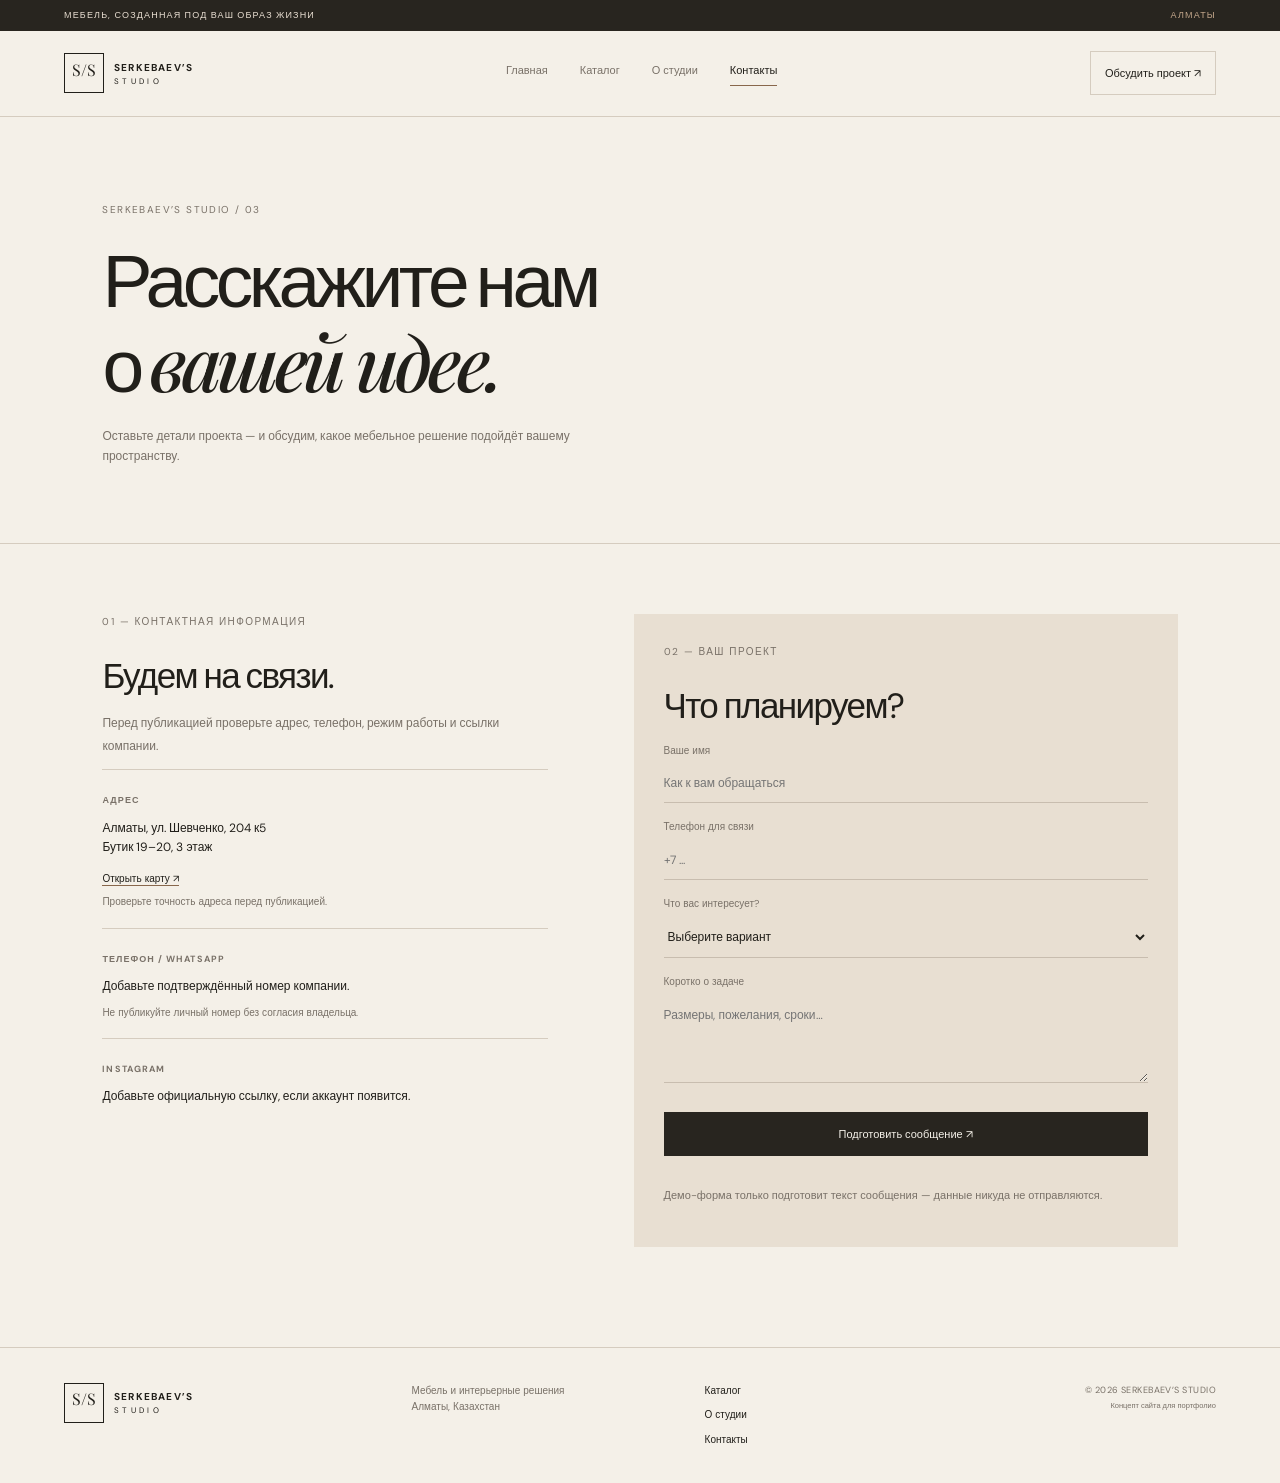
<file: contacts.html>
<!doctype html><html lang="ru"><head><meta charset="utf-8"><meta name="viewport" content="width=device-width,initial-scale=1"><title>Контакты — SERKEBAEV’S STUDIO</title><link rel="stylesheet" href="style.css"><script src="script.js" defer></script></head><body><div class="topline">МЕБЕЛЬ, СОЗДАННАЯ ПОД ВАШ ОБРАЗ ЖИЗНИ <span>АЛМАТЫ</span></div><header class="header"><a class="logo" href="index.html"><b>S/S</b><span>SERKEBAEV’S<small>STUDIO</small></span></a><button class="menu-toggle" aria-expanded="false" aria-label="Открыть меню">☰</button><nav class="nav"><a href="index.html">Главная</a><a href="catalog.html">Каталог</a><a href="about.html">О студии</a><a class="active" href="contacts.html">Контакты</a></nav><a class="header-link" href="#request">Обсудить проект ↗</a></header><main><section class="page-hero"><p class="eyebrow">SERKEBAEV’S STUDIO / 03</p><h1>Расскажите нам<br>о <em>вашей идее.</em></h1><p>Оставьте детали проекта — и обсудим, какое мебельное решение подойдёт вашему пространству.</p></section><section class="contact-layout wrap"><div><p class="eyebrow">01 — КОНТАКТНАЯ ИНФОРМАЦИЯ</p><h2>Будем на связи.</h2><p>Перед публикацией проверьте адрес, телефон, режим работы и ссылки компании.</p><div class="detail"><b>АДРЕС</b><p>Алматы, ул. Шевченко, 204 к5<br>Бутик 19–20, 3 этаж</p><a href="https://2gis.kz/almaty/search/Serkebaev%27S%20studio" target="_blank" rel="noopener">Открыть карту ↗</a><small>Проверьте точность адреса перед публикацией.</small></div><div class="detail"><b>ТЕЛЕФОН / WHATSAPP</b><p>Добавьте подтверждённый номер компании.</p><small>Не публикуйте личный номер без согласия владельца.</small></div><div class="detail"><b>INSTAGRAM</b><p>Добавьте официальную ссылку, если аккаунт появится.</p></div></div><form id="request"><p class="eyebrow">02 — ВАШ ПРОЕКТ</p><h2>Что планируем?</h2><label for="name">Ваше имя</label><input id="name" name="name" required placeholder="Как к вам обращаться"><label for="phone">Телефон для связи</label><input id="phone" name="phone" type="tel" required placeholder="+7 ..."><label for="type">Что вас интересует?</label><select id="type" name="type" required><option value="">Выберите вариант</option><option>Кухня</option><option>Шкаф или гардеробная</option><option>Мебель для дома</option><option>Другое</option></select><label for="message">Коротко о задаче</label><textarea id="message" name="message" rows="4" placeholder="Размеры, пожелания, сроки…"></textarea><button class="btn dark" type="submit">Подготовить сообщение ↗</button><p class="note">Демо-форма только подготовит текст сообщения — данные никуда не отправляются.</p><p class="form-status" aria-live="polite"></p></form></section></main><footer class="footer"><a class="logo" href="index.html"><b>S/S</b><span>SERKEBAEV’S<small>STUDIO</small></span></a><p>Мебель и интерьерные решения<br>Алматы, Казахстан</p><div><a href="catalog.html">Каталог</a><a href="about.html">О студии</a><a href="contacts.html">Контакты</a></div><p class="copyright">© <span data-year></span> SERKEBAEV’S STUDIO<br><small>Концепт сайта для портфолио</small></p></footer></body></html>
</file>
<file: style.css>
@import url('https://fonts.googleapis.com/css2?family=DM+Sans:wght@400;500;600;700&family=Playfair+Display:ital,wght@0,500;0,600;1,500&display=swap');
:root{--bg:#f4f0e8;--sand:#e8dfd2;--ink:#211f1a;--muted:#797168;--line:#d5ccbf;--wood:#88674c;--dark:#28251f;--serif:'Playfair Display',Georgia,serif;--sans:'DM Sans',Arial,sans-serif}*{box-sizing:border-box}html{scroll-behavior:smooth}body{margin:0;background:var(--bg);color:var(--ink);font:14px/1.65 var(--sans)}a{color:inherit;text-decoration:none}img{width:100%;height:100%;display:block;object-fit:cover;background:linear-gradient(135deg,#d9cbbc,#82684f)}h1,h2,h3,p{margin-top:0}.topline{background:var(--dark);color:#e9dfd2;padding:8px 5%;display:flex;justify-content:space-between;font-size:9px;letter-spacing:.13em}.topline span{color:#c3a78b}.header{height:86px;padding:0 5%;display:flex;align-items:center;justify-content:space-between;gap:20px;border-bottom:1px solid var(--line)}.logo{display:flex;align-items:center;gap:10px;flex-shrink:0}.logo b{width:40px;height:40px;border:1px solid;display:grid;place-items:center;font:16px var(--serif)}.logo b:after{content:''}.logo span{font-size:10px;font-weight:700;letter-spacing:.12em;line-height:1.5}.logo small{display:block;font-size:8px;letter-spacing:.42em;font-weight:400}.nav{display:flex;gap:clamp(14px,2.5vw,34px)}.nav a,.header-link{font-size:11px}.nav a{color:var(--muted)}.nav a:hover,.nav .active{color:var(--ink);border-bottom:1px solid var(--wood);padding-bottom:6px}.header-link{border:1px solid var(--line);padding:12px 14px;white-space:nowrap}.menu-toggle{display:none;background:none;border:0;font-size:22px}.hero{display:grid;grid-template-columns:48% 52%;padding-left:8%;min-height:590px}.hero-copy{padding:85px 30px 35px 0;display:flex;flex-direction:column;align-items:flex-start}.eyebrow{font-size:10px;letter-spacing:.14em;color:var(--muted);margin-bottom:25px}.hero h1,.page-hero h1{font-size:clamp(48px,6vw,82px);line-height:1.05;letter-spacing:-.06em;font-weight:400;margin:0 0 24px}.hero h1 em,h1 em,h2 em{font-family:var(--serif);font-weight:500}.lead{max-width:340px;color:var(--muted);line-height:1.9;margin-bottom:28px}.actions{display:flex;align-items:center;gap:22px;flex-wrap:wrap}.btn{display:inline-flex;justify-content:center;align-items:center;padding:15px 19px;border:0;font:11px var(--sans);cursor:pointer;transition:transform .2s,background .2s}.btn:hover{transform:translateY(-2px)}.dark{background:var(--dark);color:var(--bg)}.dark:hover{background:var(--wood)}.light{background:var(--bg);color:var(--ink)}.under{font-size:11px;border-bottom:1px solid var(--wood);padding-bottom:5px}.small-note{font-size:10px;color:var(--muted);margin-top:auto;padding-top:35px}.hero-photo{position:relative;min-height:590px;background:#c8b7a3}.hero-photo img{position:absolute;inset:0}.hero-photo span{position:absolute;bottom:25px;left:25px;color:#fff;font-size:9px;letter-spacing:.15em;text-shadow:0 1px 8px #333}.wrap{padding-left:8%;padding-right:8%}.intro{padding-top:100px;padding-bottom:100px}.intro-grid{display:grid;grid-template-columns:1.4fr .6fr;gap:7%;align-items:end}.intro h2,.section-head h2,.contact-band h2,.about h2,.contact-layout h2,.process h2{font-size:clamp(31px,4vw,52px);font-weight:400;letter-spacing:-.045em;line-height:1.17;margin:0}.intro-grid>div p{font-size:12px;color:var(--muted);line-height:1.9}.projects{padding-top:75px;padding-bottom:100px;background:#ebe3d8}.section-head{display:flex;align-items:end;justify-content:space-between;gap:20px;margin-bottom:35px}.section-head h2{margin-top:10px}.cards{display:grid;grid-template-columns:repeat(3,1fr);gap:22px}.card{min-width:0}.photo{height:340px;overflow:hidden;background:#c8b7a3}.photo img,.catalog-grid img{transition:transform .5s}.card:hover img,.catalog-grid article:hover img{transform:scale(1.04)}.card h3{font-size:17px;font-weight:500;margin:15px 0 0;display:flex;justify-content:space-between}.card h3 span{font-size:10px;color:var(--wood)}.card>p{font-size:11px;color:var(--muted);margin:3px 0}.statement{background:var(--dark);color:var(--bg);padding:85px 8%;}.statement h2{font-size:clamp(45px,6vw,72px);line-height:1.08;letter-spacing:-.06em;font-weight:400;margin-bottom:20px}.statement h2 em{color:#c9aa8a}.statement>p:not(.eyebrow){color:#c3b9ac;max-width:380px;font-size:12px;margin-bottom:25px}.process{padding-top:95px;padding-bottom:100px}.process h2{margin-bottom:35px}.steps{display:grid;grid-template-columns:repeat(4,1fr);gap:25px;border-top:1px solid var(--line);padding-top:20px}.steps article{padding-right:10px}.steps b{font-size:10px;color:var(--wood)}.steps h3{font-size:16px;font-weight:500;margin:25px 0 8px}.steps p{font-size:11px;line-height:1.8;color:var(--muted)}.contact-band{background:var(--sand);padding:70px 8%;display:flex;align-items:center;justify-content:space-between;gap:20px}.contact-band h2{margin:0}.circle{width:65px;height:65px;border:1px solid var(--wood);border-radius:50%;display:grid;place-items:center;font-size:22px;flex-shrink:0}.circle:hover{background:var(--wood);color:white}.footer{padding:35px 5%;border-top:1px solid var(--line);display:grid;grid-template-columns:1.2fr 1fr .8fr 1fr;gap:20px;align-items:start}.footer>p{font-size:10px;color:var(--muted)}.footer>div{display:flex;flex-direction:column;gap:8px;font-size:10px}.copyright{text-align:right;font-size:9px!important;letter-spacing:.05em}.copyright small{letter-spacing:0}.page-hero{padding:85px 8% 65px;border-bottom:1px solid var(--line)}.page-hero h1{font-size:clamp(46px,6vw,75px);margin-bottom:20px}.page-hero>p:last-child{max-width:480px;color:var(--muted);font-size:12px}.catalog{padding-top:40px;padding-bottom:90px}.filterbar{display:flex;align-items:center;justify-content:space-between;gap:20px;margin-bottom:30px}.filterbar>span{font-size:10px;letter-spacing:.12em;color:var(--muted)}.filterbar>div{display:flex;gap:7px;flex-wrap:wrap}.filter{background:transparent;border:1px solid var(--line);padding:9px 13px;font-size:10px;cursor:pointer}.filter.active,.filter:hover{background:var(--dark);color:var(--bg);border-color:var(--dark)}.catalog-grid{display:grid;grid-template-columns:repeat(2,minmax(0,1fr));gap:40px 22px}.catalog-grid article{min-width:0;overflow:hidden}.catalog-grid img{height:330px}.catalog-grid h2{font-size:18px;font-weight:500;margin:12px 0 0}.catalog-grid p,.note{font-size:11px;color:var(--muted);line-height:1.8}.note{margin-top:30px}.catalog-grid article[hidden]{display:none}.about{display:grid;grid-template-columns:1fr 1fr;gap:8%;align-items:center;padding-top:80px;padding-bottom:90px}.about>img{height:480px}.about h2{margin:15px 0 20px}.about>div>p:not(.eyebrow){font-size:12px;line-height:1.9;color:var(--muted)}.values{padding-top:70px;padding-bottom:90px;background:var(--sand)}.values .steps{margin-top:25px}.contact-layout{display:grid;grid-template-columns:.9fr 1.1fr;gap:8%;padding-top:70px;padding-bottom:100px}.contact-layout h2{font-size:35px;margin:15px 0}.contact-layout>div>p:not(.eyebrow){font-size:12px;color:var(--muted);line-height:1.9}.detail{border-top:1px solid var(--line);padding:17px 0}.detail b{font-size:9px;letter-spacing:.12em;color:var(--muted)}.detail p{font-size:12px;margin:8px 0}.detail a{font-size:10px;border-bottom:1px solid var(--wood)}.detail small{display:block;font-size:10px;color:var(--muted);margin-top:5px}form{padding:30px;background:var(--sand)}form label{display:block;font-size:10px;color:var(--muted);margin:16px 0 5px}form input,form select,form textarea{width:100%;border:0;border-bottom:1px solid #c8bdaf;background:transparent;padding:11px 0;color:var(--ink);font:12px var(--sans);outline:none}form input:focus,form select:focus,form textarea:focus{border-color:var(--wood)}form .btn{margin-top:22px;width:100%}.form-status{font-size:11px;color:var(--wood);white-space:pre-wrap}.missing{opacity:.02}
@media(max-width:900px){.header{padding:0 4%}.header-link{display:none}.nav{gap:15px}.wrap{padding-left:6%;padding-right:6%}.hero{padding-left:6%}.photo{height:270px}.page-hero,.contact-band{padding-left:6%;padding-right:6%}.footer{grid-template-columns:1fr 1fr}.copyright{text-align:left}}
@media(max-width:680px){.topline{font-size:8px}.header{height:72px;padding:0 5%}.logo b{width:35px;height:35px}.menu-toggle{display:block}.nav{display:none;position:absolute;top:110px;left:0;right:0;background:var(--bg);padding:22px 6%;flex-direction:column;border-bottom:1px solid var(--line);z-index:5}.nav.open{display:flex}.hero{display:flex;flex-direction:column;padding:0}.hero-copy{padding:55px 6% 25px}.hero h1{font-size:clamp(48px,12vw,70px)}.hero-photo{min-height:380px;height:380px}.small-note{padding-top:28px}.intro{padding-top:65px;padding-bottom:70px}.intro-grid{grid-template-columns:1fr;gap:22px}.intro h2,.section-head h2,.contact-band h2,.about h2{font-size:34px}.section-head{align-items:flex-start;flex-direction:column}.cards{grid-template-columns:1fr;gap:30px}.photo{height:330px}.projects{padding-top:55px;padding-bottom:70px}.statement{padding:65px 6%}.statement h2{font-size:48px}.process{padding-top:65px;padding-bottom:70px}.steps{grid-template-columns:repeat(2,1fr);gap:20px}.contact-band{padding:55px 6%}.circle{width:52px;height:52px}.footer{padding:30px 6%;grid-template-columns:1fr 1fr;gap:25px 15px}.footer>div{grid-column:2;grid-row:1}.copyright{grid-column:2}.page-hero{padding:60px 6% 45px}.page-hero h1{font-size:clamp(42px,10vw,60px)}.filterbar{align-items:flex-start;flex-direction:column}.catalog-grid{grid-template-columns:1fr}.catalog-grid img{height:330px}.about{grid-template-columns:1fr;padding-top:50px;padding-bottom:65px;gap:30px}.about>img{height:360px}.values{padding:55px 6% 65px}.contact-layout{grid-template-columns:1fr;padding-top:50px;padding-bottom:70px;gap:35px}form{padding:24px 20px}}
@media(prefers-reduced-motion:reduce){html{scroll-behavior:auto}*,*::before,*::after{transition:none!important}}
</file>
